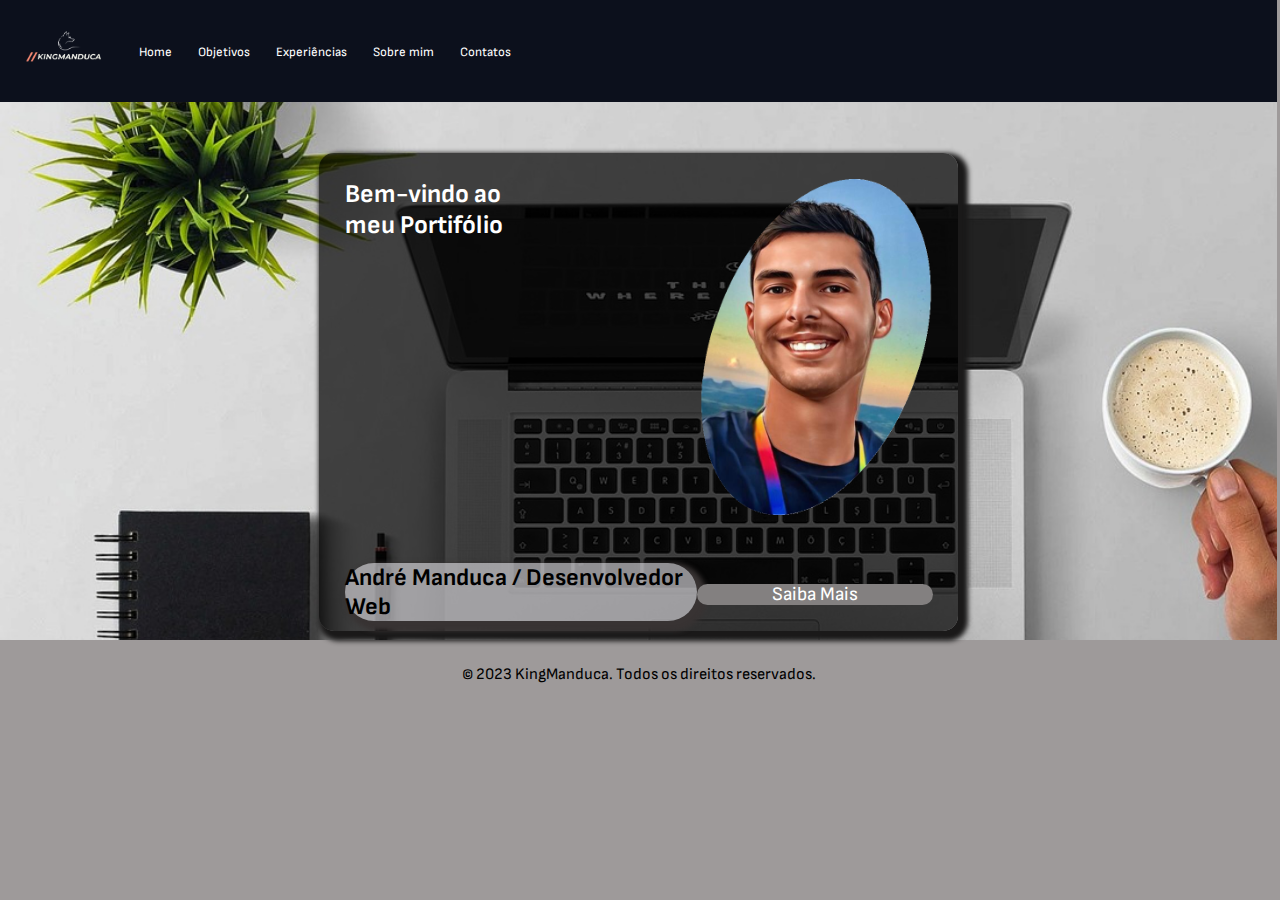
<file: index.html>
<!DOCTYPE html>
<html lang="en">

<head>
    <meta charset="UTF-8">
    <meta http-equiv="X-UA-Compatible" content="IE=edge">
    <meta name="viewport" content="width=device-width, initial-scale=1.0">
    <link rel="preconnect" href="https://fonts.googleapis.com">
    <link rel="preconnect" href="https://fonts.gstatic.com" crossorigin>
    <link
        href="https://fonts.googleapis.com/css2?family=EB+Garamond:ital,wght@1,500&family=Sofia+Sans:ital,wght@0,200;0,800;1,400&display=swap"
        rel="stylesheet">
    <link rel="stylesheet" href="src/css/reset.css">
    <link rel="stylesheet" href="src/css/scrollbar.css">
    <link rel="stylesheet" href="src/css/main-curriculo.css">
    <link rel="icon" type="Imagens/Logo.jpg" href="src/css/Imagens/Curriculo/logo-redonda.png">
    <title>André Manduca - Curriculo</title>
</head>

<body>
    <header class="cabeca">
        <div class="home">
            <a href="index.html">
                <img src="src/css/Imagens/Curriculo/logo-sem-fundo.png" alt="KingManducaLogo" class="logo">
            </a>
        </div>
        <nav class="menu">
            <ul>
                <li><a href="index.html"> Home </a></li>
                <li><a href="Objetivos.html">
                <li> Objetivos </a></li>
                <li><a href="Experiencias.html">
                <li> Experiências </li></a>
                <li><a href="Sobre-mim.html">
                <li> Sobre mim </a></li>
                <li><a href="Contatos.html">
                <li> Contatos </a></li>
            </ul>
        </nav>
    </header>

    <main class="background">
        <div class="ident grid">
            <h1 class="titulo">Bem-vindo ao <br> meu Portifólio</h1>
            <img src="src/css/Imagens/Curriculo/Minha-foto-semfundo.png" alt="Foto" class="foto">
            <div class="ident">
                <h2 class="descricao">André Manduca / Desenvolvedor Web</h2>
            </div>
            <p></p>
            <p></p>
            <a href="Sobre-mim.html" class="botao">Saiba Mais</a>
        </div>

    </main>

    <footer class="copyright">
        <p>&copy; 2023 KingManduca. Todos os direitos reservados.</p>
    </footer>
</body>

</html>
</file>
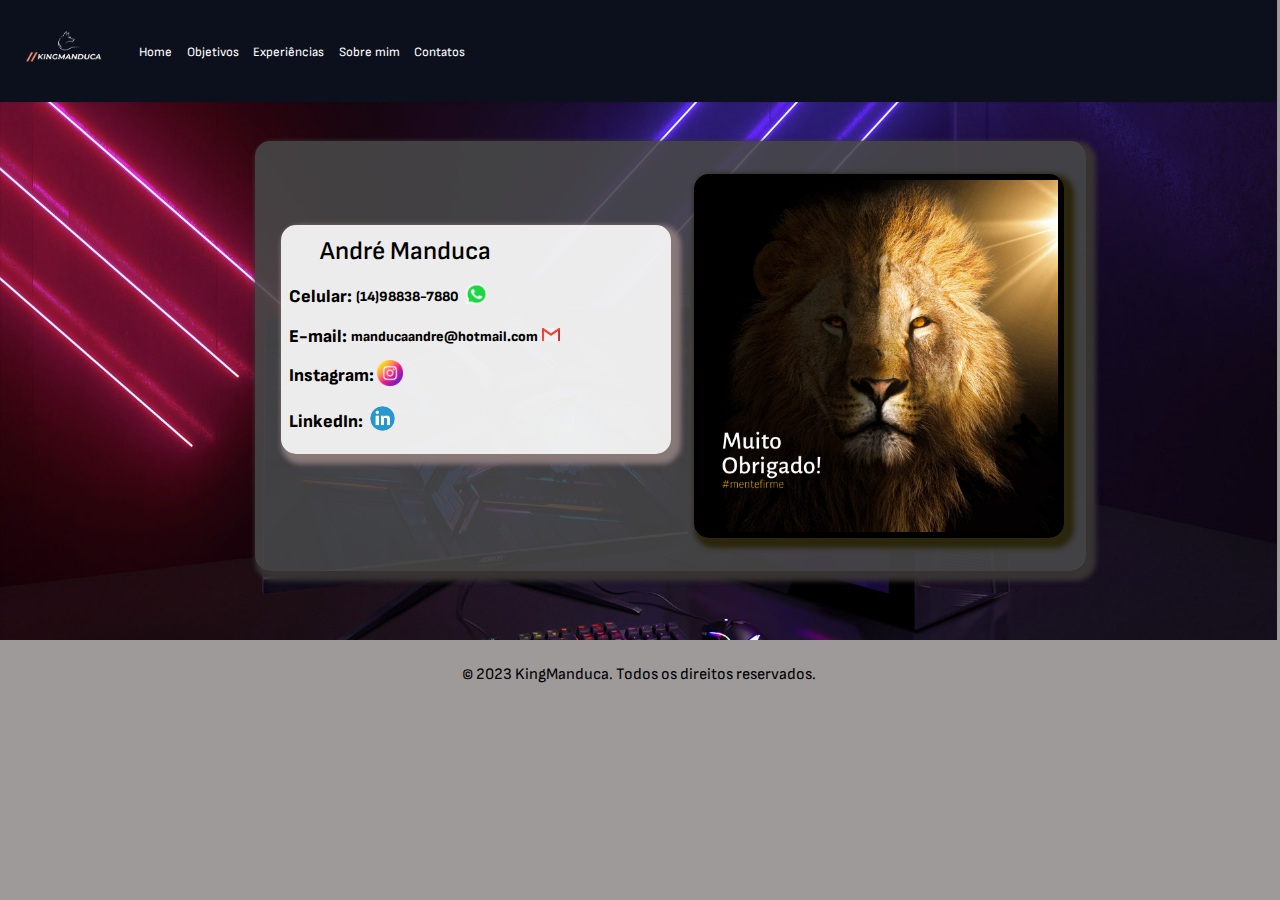
<file: Contatos.html>
<!DOCTYPE html>
<html lang="en">

<head>
    <meta charset="UTF-8">
    <meta http-equiv="X-UA-Compatible" content="IE=edge">
    <meta name="viewport" content="width=device-width, initial-scale=1.0">
    <link rel="preconnect" href="https://fonts.googleapis.com">
    <link rel="preconnect" href="https://fonts.gstatic.com" crossorigin>
    <link
        href="https://fonts.googleapis.com/css2?family=EB+Garamond:ital,wght@1,500&family=Sofia+Sans:ital,wght@0,200;0,800;1,400&display=swap"
        rel="stylesheet">
    <link rel="stylesheet" href="src/css/reset.css">
    <link rel="stylesheet" href="src/css/scrollbar.css">
    <link rel="stylesheet" href="src/css/Contatos.css">
    <link rel="icon" type="imagens/Logo.jpg" href="src/css/Imagens/Curriculo/logo-redonda.png">
    <title>André Manduca - Contatos</title>
</head>

<body>
    <header class="cabeca">
        <div class="home">
            <a href="index.html">
                <img src="src/css/Imagens/Curriculo/logo-sem-fundo.png" alt="KingManducaLogo" class="logo">
            </a>
        </div>
        <nav class="menu">
            <ul>
                <li><a href="index.html"> Home </a></li>
                <li><a href="Objetivos.html"> Objetivos </a></li>
                <li><a href="Experiencias.html"> Experiências </a></li>
                <li><a href="Sobre-mim.html"> Sobre mim </a></li>
                <li><a href="Contatos.html"> Contatos </a></li>

            </ul>
        </nav>
    </header>


    <main class="background">
        <session class="template">
                <ul class="contatos">
                    <li class="name"> André Manduca </li>

                    <li class="titulo"> Celular: <p class="numero">(14)98838-7880</p> <a
                            href="https://wa.me/14988387880" target="_blank"> <img class="icon-whats"
                                src="src/css/Imagens/Curriculo/icon-whatsapp.png" alt="WhatsApp"></a></li>

                    <li class="titulo"> E-mail: <p class="email">manducaandre@hotmail.com</p>
                        <a href="mailto:manducaandre@hotmail.com"  target="_blank"><img class="icon-email"
                                src="src/css/Imagens/Curriculo/icon-gmail.png" alt="Email"></a>
                    </li>

                    <li class="titulo"> Instagram:
                        <a href="https://www.instagram.com/andre_manduca/" target="_blank"><img class="icon-instagram"
                                src="src/css/Imagens/Curriculo/icon-instagram.png" alt="Instagram"></a></li>

                    <li class="titulo"> LinkedIn: <a
                            href="https://www.linkedin.com/in/andre-manduca-4673king/" target="_blank"><img
                                class="icon-linkedin" src="src/css/Imagens/Curriculo/icon-linkedin.png" alt="LinkedIn"></a></li>
                </ul>
            <div class="borda">
                <img src="src/css/Imagens/Curriculo/html.png" alt="ilustração" class="ilustracao">
            </div>
        </session>
    </main>

    <footer class="copyright">
        <p>&copy; 2023 KingManduca. Todos os direitos reservados.</p>
    </footer>
</body>

</html>
</file>
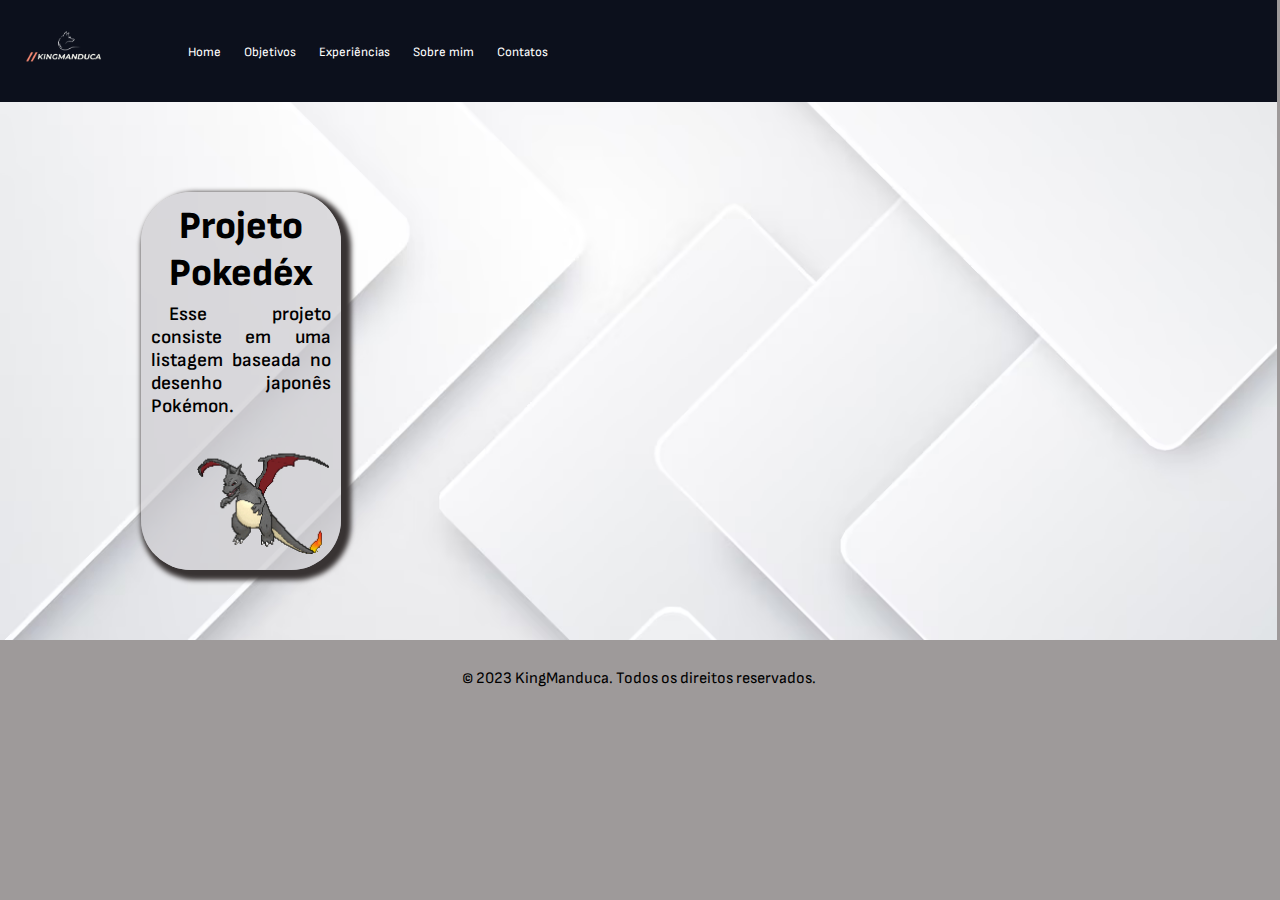
<file: Experiencias.html>
<!DOCTYPE html>
<html lang="en">

<head>
    <meta charset="UTF-8">
    <meta http-equiv="X-UA-Compatible" content="IE=edge">
    <meta name="viewport" content="width=device-width, initial-scale=1.0">
    <link rel="preconnect" href="https://fonts.googleapis.com">
    <link rel="preconnect" href="https://fonts.gstatic.com" crossorigin>
    <link
        href="https://fonts.googleapis.com/css2?family=EB+Garamond:ital,wght@1,500&family=Sofia+Sans:ital,wght@0,200;0,800;1,400&display=swap"
        rel="stylesheet">
    <link rel="stylesheet" href="src/css/scrollbar.css">
    <link rel="stylesheet" href="src/css/Experiencias.css" />
    <link rel="icon" type="imagens/Logo.jpg" href="src/css/Imagens/Curriculo/logo-redonda.png">
    <title>André Manduca - Experiências</title>
</head>

<body>
    <header class="cabeca">
        <div class="home">
            <a href="index.html">
                <img src="src/css/Imagens/Curriculo/logo-sem-fundo.png" alt="KingManducaLogo" class="logo">
            </a>
        </div>
        <nav class="menu">
            <ul>
                <li><a href="index.html">Home</a></li>
                <li><a href="Objetivos.html">Objetivos</a></li>
                <li><a href="Experiencias.html">Experiências</a></li>
                <li><a href="Sobre-mim.html">Sobre mim</a></li>
                <li><a href="Contatos.html">Contatos</a></li>
            </ul>
        </nav>
    </header>
    <main class="background">
        <session>
            <a href="Projeto-Pokedex.html">
                <div class="projeto pokedex">
                    <p class="nome">Projeto Pokedéx</p>
                    <p class="apresentacao">Esse projeto consiste em uma listagem baseada no desenho japonês Pokémon.
                    </p>
                    <img src="src/css/Imagens/Pokedéx/006-charizard.gif" alt="Charizard" class="gif-charizard">
                </div>
            </a>
        </session>
        <session>
            <div class="projet">
                <h1 class="titul"></h1>
                <p class="apresentaca"></p>
            </div>
        </session>
        <session>
            <div class="projet">
                <h1 class="titul"></h1>
                <p class="apresentaca"></p>
            </div>
        </session>
    </main>
    <footer class="copyright">
        <p>&copy; 2023 KingManduca. Todos os direitos reservados.</p>
    </footer>
</body>

</html>
</file>
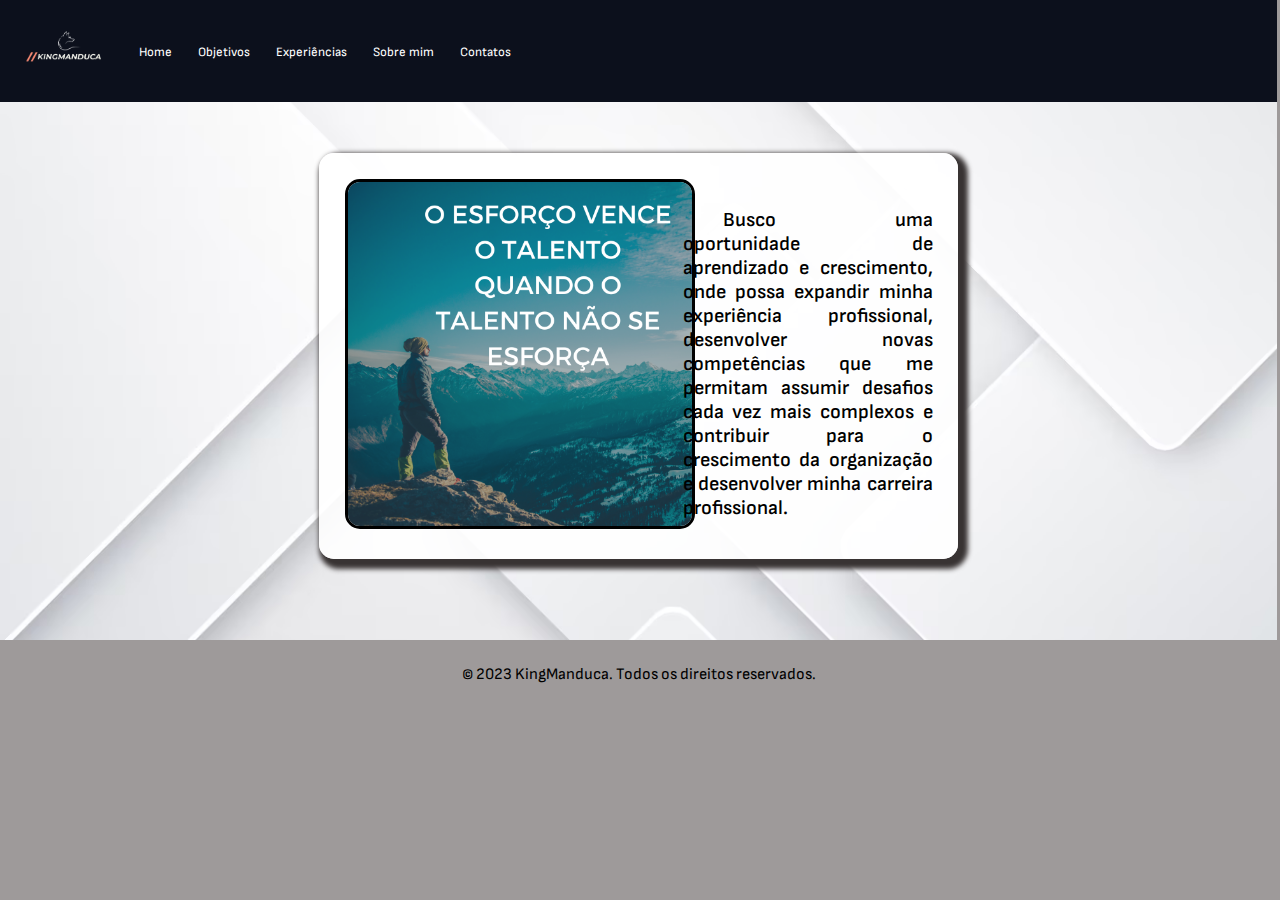
<file: Objetivos.html>
<!DOCTYPE html>
<html lang="en">

<head>
    <meta charset="UTF-8">
    <meta http-equiv="X-UA-Compatible" content="IE=edge">
    <meta name="viewport" content="width=device-width, initial-scale=1.0">
    <link rel="preconnect" href="https://fonts.googleapis.com">
    <link rel="preconnect" href="https://fonts.gstatic.com" crossorigin>
    <link
        href="https://fonts.googleapis.com/css2?family=EB+Garamond:ital,wght@1,500&family=Sofia+Sans:ital,wght@0,200;0,800;1,400&display=swap"
        rel="stylesheet">
    <link rel="stylesheet" href="src/css/reset.css">
    <link rel="stylesheet" href="src/css/scrollbar.css">
    <link rel="stylesheet" href="src/css/Objetivos.css">
    <link rel="icon" type="imagens/Logo.jpg" href="src/css/Imagens/Curriculo/logo-redonda.png">
    <title>André Manduca - Objetivos</title>
</head>

<body>
    <header class="cabeca">
        <div class="home">
            <a href="index.html">
                <img src="src/css/Imagens/Curriculo/logo-sem-fundo.png" alt="KingManducaLogo" class="logo">
            </a>
        </div>
        <nav class="menu">
            <ul>
                <li><a href="index.html"> Home </a></li>
                <li><a href="Objetivos.html"><li> Objetivos </a></li>
                <li><a href="Experiencias.html"><li> Experiências </a></li>
                <li><a href="Sobre-mim.html"><li> Sobre mim </a></li>
                <li><a href="Contatos.html"><li> Contatos </a></li>
            </ul>
        </nav>
    </header>
    <main class="background">
        <ul class="template">
            <div>
                <p><img src="src/css/Imagens/Curriculo/Objetivos.png" alt="Ilustração" class="Imagem"></p>
            </div>
            <p class="texto">Busco uma oportunidade de aprendizado e crescimento, onde possa expandir minha experiência
                profissional, desenvolver novas competências que me permitam assumir desafios cada vez mais complexos e contribuir
                para o crescimento da organização e desenvolver minha carreira profissional.</p>
        </ul>
    </main>
    <footer class="copyright">
        <p>© 2023 KingManduca. Todos os direitos reservados.</p>
    </footer>
</body>

</html>
</file>
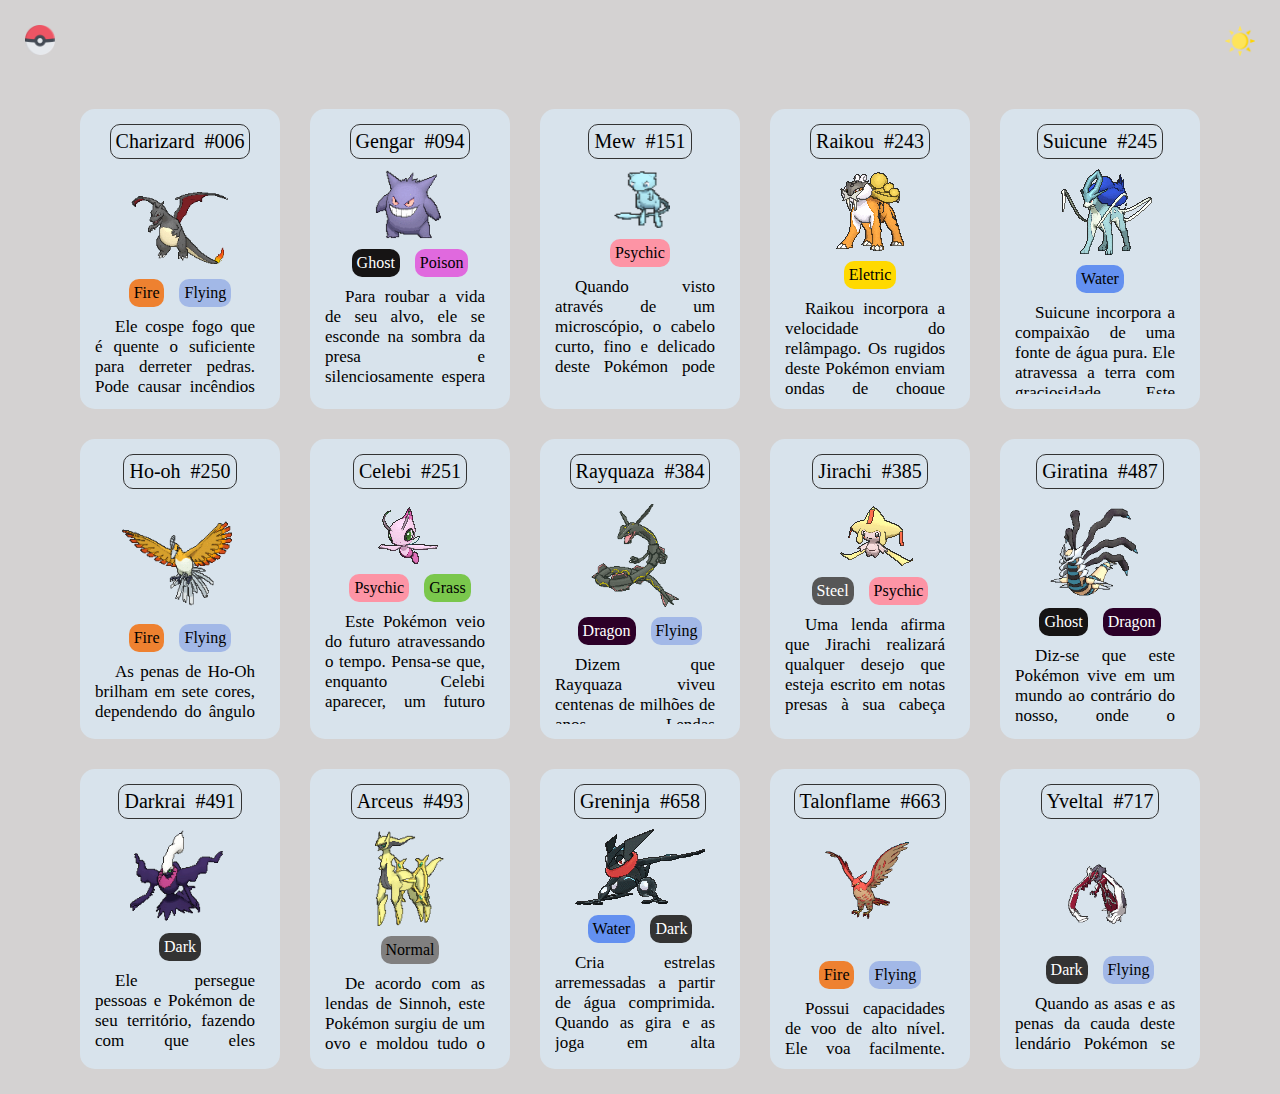
<file: Projeto-Pokedex.html>
<!DOCTYPE html>
<html lang="en">

<head>
    <meta charset="UTF-8">
    <meta http-equiv="X-UA-Compatible" content="IE=edge">
    <meta name="viewport" content="width=device-width, initial-scale=1.0">
    <link rel="stylesheet" href="src/css/scrollbar.css">
    <link rel="stylesheet" href="src/css/Projeto-Pokedex.css">
    <link rel="stylesheet" href="src/css/reset.css">
    <link
        href="https://fonts.googleapis.com/css2?family=EB+Garamond:ital,wght@1,500&family=Sofia+Sans:ital,wght@0,200;0,800;1,400&display=swap"
        rel="stylesheet">
    <title>Pokedéx</title>
    <link rel="icon" type="Imagens/pokeball.png" href="src/css/Imagens/Pokedéx/pokeball.png">
</head>

<body>
        <header class="">
            <a href="Experiencias.html"><img src="src/css/Imagens/Pokedéx/pokeball.png" alt="pokebola" class="pokebola"></a>
            <button id="botao-alterar-tema">
                <img src="src/css/Imagens/Pokedéx/sun.png" alt="botao-alterar-tema" class="imagem-botao">
            </button>
        </header>
    <main>
        <ul class="pokedex">
            <li class="cartao-pokemon">
                <div class="informacoes">
                    <span>Charizard</span>
                    <span>#006</span>
                </div>

                <img src="src/css/Imagens/Pokedéx/006-charizard.gif" alt="Charizard" class="gif-charizard">

                <ul class="tipos">
                    <li class="tipo fire">Fire</li>
                    <li class="tipo flying">Flying</li>
                </ul>
                <p class="descricao">Ele cospe fogo que é quente o suficiente para derreter pedras. Pode causar
                    incêndios florestais soprando chamas. <br> Suas asas podem transportar este Pokémon até uma
                    altitude de 4.600 pés. Ele apaga o fogo em temperaturas muito altas.</p>
            </li>
            <li class="cartao-pokemon">
                <div class="informacoes">
                    <span>Gengar</span>
                    <span>#094</span>
                </div>
                <img src="src/css/Imagens/Pokedéx/094-gengar1.gif" alt="Gengar" class="gif-gengar">
                <ul class="tipos">
                    <li class="tipo ghost">Ghost</li>
                    <li class="tipo poison">Poison</li>
                </ul>
                <p class="descricao">Para roubar a vida de seu alvo, ele se esconde na sombra da presa e
                    silenciosamente espera por uma oportunidade. <br> Escondendo-se nas sombras das pessoas à noite,
                    absorve seu calor. O calafrio que causa faz as vítimas tremerem.</p>
            </li>
            <li class="cartao-pokemon">
                <div class="informacoes">
                    <span>Mew</span>
                    <span>#151</span>
                </div>
                <img src="src/css/Imagens/Pokedéx/151-mew.gif" alt="Mew" class="gif-mew">
                <ul class="tipos">
                    <li class="tipo psychic">Psychic</li>
                </ul>
                <p class="descricao">Quando visto através de um microscópio, o cabelo curto, fino e delicado deste
                    Pokémon pode ser visto. </p>
            </li>
            <li class="cartao-pokemon">
                <div class="informacoes">
                    <span>Raikou</span>
                    <span>#243</span>
                </div>
                <img src="src/css/Imagens/Pokedéx/243-raikou.gif" alt="Raikou" class="gif-raikou">
                <ul class="tipos">
                    <li class="tipo eletric">Eletric</li>
                </ul>
                <p class="descricao">Raikou incorpora a velocidade do relâmpago. Os rugidos deste Pokémon enviam
                    ondas de choque estremecendo pelo ar e sacodem o chão como se raios tivessem caído.</p>
            </li>
            <li class="cartao-pokemon">
                <div class="informacoes">
                    <span>Suicune</span>
                    <span>#245</span>
                </div>
                <img src="src/css/Imagens/Pokedéx/245-suicune.gif" alt="Suicune" class="gif-suicune">
                <ul class="tipos">
                    <li class="tipo water">Water</li>
                </ul>
                <p class="descricao">Suicune incorpora a compaixão de uma fonte de água pura. Ele atravessa a terra
                    com graciosidade. Este Pokémon tem o poder de purificar a água suja.</p>
            </li>
            <li class="cartao-pokemon">
                <div class="informacoes">
                    <span>Ho-oh</span>
                    <span>#250</span>
                </div>
                <img src="src/css/Imagens/Pokedéx/250-ho-oh.gif" alt="Ho-oh" class="gif-hooh">
                <ul class="tipos">
                    <li class="tipo fire">Fire</li>
                    <li class="tipo flying">Flying</li>
                </ul>
                <p class="descricao">As penas de Ho-Oh brilham em sete cores, dependendo do ângulo em que são
                    atingidas pela luz. Diz-se que essas penas trazem felicidade aos portadores. Diz-se que este
                    Pokémon vive ao pé de um arco-íris.</p>
            </li>
            <li class="cartao-pokemon">
                <div class="informacoes">
                    <span>Celebi</span>
                    <span>#251</span>
                </div>
                <img src="src/css/Imagens/Pokedéx/251-celebi.gif" alt="Celebi" class="gif-celebi">
                <ul class="tipos">
                    <li class="tipo psychic">Psychic</li>
                    <li class="tipo grass">Grass</li>
                </ul>
                <p class="descricao">Este Pokémon veio do futuro atravessando o tempo. Pensa-se que, enquanto Celebi
                    aparecer, um futuro brilhante nos espera.</p>
            </li>
            <li class="cartao-pokemon">
                <div class="informacoes">
                    <span>Rayquaza</span>
                    <span>#384</span>
                </div>
                <img src="src/css/Imagens/Pokedéx/384-rayquaza.gif" alt="Rayquaza" class="gif-rayquaza">
                <ul class="tipos">
                    <li class="tipo dragon">Dragon</li>
                    <li class="tipo flying">Flying</li>
                </ul>
                <p class="descricao">Dizem que Rayquaza viveu centenas de milhões de anos. Lendas permanecem de como
                    ele pôs fim ao confronto entre Kyogre e Groudon. <br> Ele voa para sempre através da camada de
                    ozônio, consumindo meteoróides para seu sustento. Os muitos meteoróides em seu corpo fornecem a
                    energia necessária para Mega Evoluir.</p>
            </li>
            <li class="cartao-pokemon">
                <div class="informacoes">
                    <span>Jirachi</span>
                    <span>#385</span>
                </div>
                <img src="src/css/Imagens/Pokedéx/385-jirachi.gif" alt="Jirachi" class="gif-jirachi">
                <ul class="tipos">
                    <li class="tipo steel">Steel</li>
                    <li class="tipo psychic">Psychic</li>
                </ul>
                <p class="descricao">Uma lenda afirma que Jirachi realizará qualquer desejo que esteja escrito em
                    notas presas à sua cabeça quando acordar. Se este Pokémon sentir perigo, ele lutará sem
                    despertar. <br> Jirachi despertará de seu sono de mil anos se você cantar para ele com uma voz
                    de pureza. Diz-se que realiza qualquer desejo que as pessoas desejam.</p>
            </li>
            <li class="cartao-pokemon">
                <div class="informacoes">
                    <span>Giratina</span>
                    <span>#487</span>
                </div>
                <img src="src/css/Imagens/Pokedéx/487-giratina-origin.gif" alt="Giratina" class="gif-giratina">
                <ul class="tipos">
                    <li class="tipo ghost">Ghost</li>
                    <li class="tipo dragon">Dragon</li>
                </ul>
                <p class="descricao">Diz-se que este Pokémon vive em um mundo ao contrário do nosso, onde o
                    conhecimento comum é distorcido e estranho. <br> Foi banido por sua violência. Ele
                    silenciosamente contemplou o velho mundo do Mundo da Distorção.</p>
            </li>
            <li class="cartao-pokemon">
                <div class="informacoes">
                    <span>Darkrai</span>
                    <span>#491</span>
                </div>
                <img src="src/css/Imagens/Pokedéx/491-darkrai.gif" alt="Darkrai" class="gif-darkrai">
                <ul class="tipos">
                    <li class="tipo dark">Dark</li>
                </ul>
                <p class="descricao">Ele persegue pessoas e Pokémon de seu território, fazendo com que eles
                    experimentem um sono profundo e de pesadelo. <br> Pode embalar as pessoas para dormir e fazê-las
                    sonhar. Está ativo durante as noites de lua nova.</p>
            </li>
            <li class="cartao-pokemon">
                <div class="informacoes">
                    <span>Arceus</span>
                    <span>#493</span>
                </div>
                <img src="src/css/Imagens/Pokedéx/493-arceus.gif" alt="Arceus" class="gif-arceus">
                <ul class="tipos">
                    <li class="tipo normal">Normal</li>
                </ul>
                <p class="descricao">De acordo com as lendas de Sinnoh, este Pokémon surgiu de um ovo e moldou tudo
                    o que existe neste mundo. <br> É dito na mitologia que este Pokémon nasceu antes mesmo do
                    universo existir.</p>
            </li>
            <li class="cartao-pokemon">
                <div class="informacoes">
                    <span>Greninja</span>
                    <span>#658</span>
                </div>
                <img src="src/css/Imagens/Pokedéx/658-greninja.gif" alt="Greninja" class="gif-greninja">
                <ul class="tipos">
                    <li class="tipo water">Water</li>
                    <li class="tipo dark">Dark</li>
                </ul>
                <p class="descricao">Cria estrelas arremessadas a partir de água comprimida. Quando as gira e as
                    joga em alta velocidade, essas estrelas podem dividir o metal em dois. <br> Aparece e desaparece
                    com a graça de um ninja. Ele brinca com seus inimigos usando movimentos rápidos, enquanto os
                    corta com estrelas de água mais afiadas.</p>
            </li>
            <li class="cartao-pokemon">
                <div class="informacoes">
                    <span>Talonflame</span>
                    <span>#663</span>
                </div>
                <img src="src/css/Imagens/Pokedéx/663-talonflame.gif" alt="Talonflame" class="gif-talonflame">
                <ul class="tipos">
                    <li class="tipo fire">Fire</li>
                    <li class="tipo flying">Flying</li>
                </ul>
                <p class="descricao">Possui capacidades de voo de alto nível. Ele voa facilmente, mesmo carregando
                    presas que pesam mais de 100kg. <br> Quando fica excitado, solta faíscas pelos espaços
                    entre suas penas. Essas penas incombustíveis são usadas como material à prova de fogo.</p>
            </li>
            <li class="cartao-pokemon">
                <div class="informacoes">
                    <span>Yveltal</span>
                    <span>#717</span>
                </div>
                <img src="src/css/Imagens/Pokedéx/717-Yveltal_Shiny_XY.gif" alt="Yveltal" class="gif-yveltal">
                <ul class="tipos">
                    <li class="tipo dark">Dark</li>
                    <li class="tipo flying">Flying</li>
                </ul>
                <p class="descricao">Quando as asas e as penas da cauda deste lendário Pokémon se espalham e brilham
                    em vermelho, ele absorve a força vital das criaturas vivas. <br> Quando sua vida chega ao fim,
                    ele
                    absorve a energia vital de todos os seres vivos e se transforma em um casulo mais uma vez.</p>
            </li>
        </ul>
    </main>
    <script src="src/JS/index.js"></script>
</body>

</html>
</file>
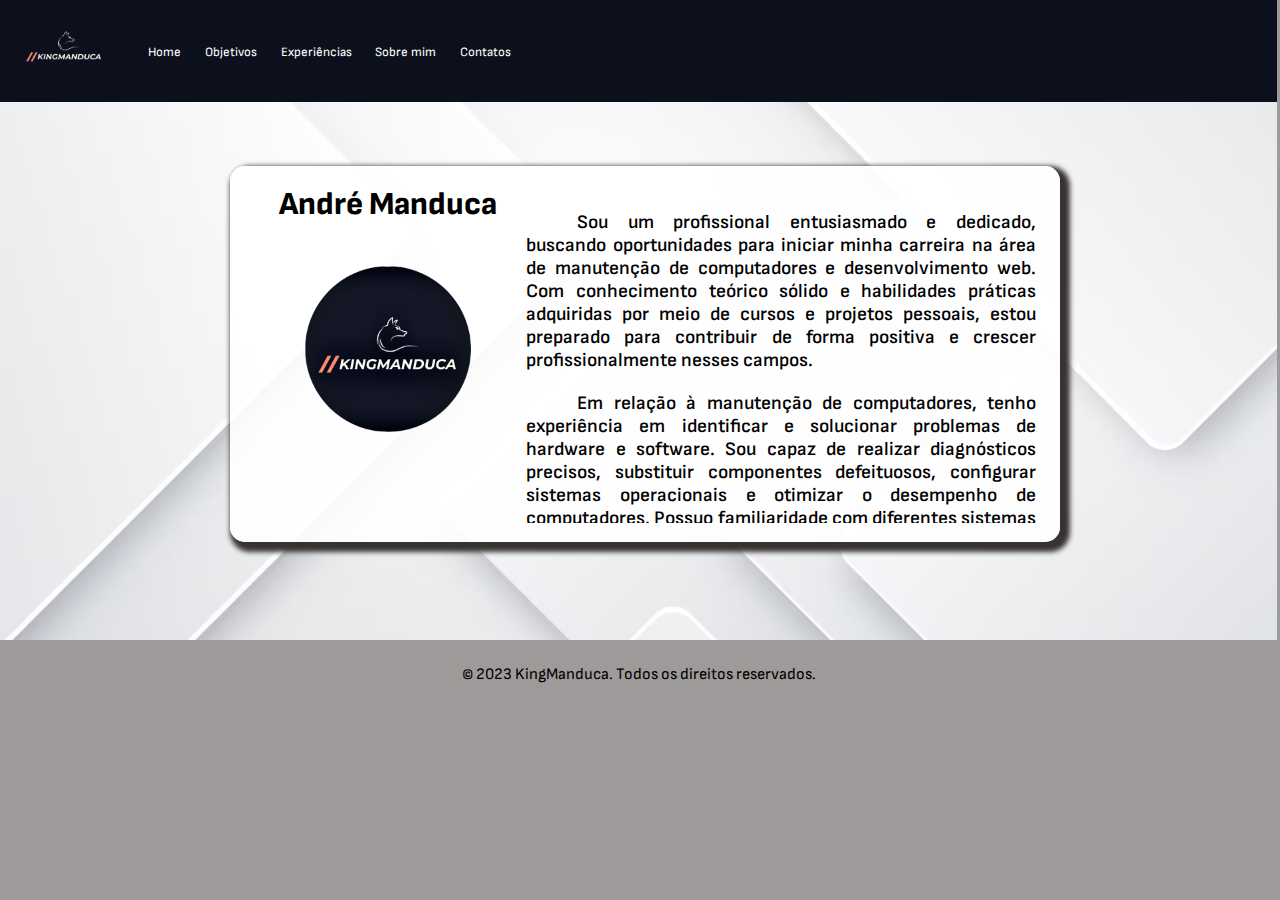
<file: Sobre-mim.html>
<!DOCTYPE html>
<html lang="en">

<head>
    <meta charset="UTF-8">
    <meta http-equiv="X-UA-Compatible" content="IE=edge">
    <meta name="viewport" content="width=device-width, initial-scale=1.0">
    <link rel="preconnect" href="https://fonts.googleapis.com">
    <link rel="preconnect" href="https://fonts.gstatic.com" crossorigin>
    <link
        href="https://fonts.googleapis.com/css2?family=EB+Garamond:ital,wght@1,500&family=Sofia+Sans:ital,wght@0,200;0,800;1,400&display=swap"
        rel="stylesheet">
    <link rel="stylesheet" href="src/css/reset.css">
    <link rel="stylesheet" href="src/css/scrollbar.css">
    <link rel="stylesheet" href="src/css/Sobre-mim.css">
    <link rel="icon" type="imagens/Logo.jpg" href="src/css/Imagens/Curriculo/logo-redonda.png">
    <title>André Manduca - Sobre-mim</title>
</head>

<body>
    <header class="cabeca">
        <div class="home">
            <a href="index.html">
                <img src="src/css/Imagens/Curriculo/logo-sem-fundo.png" alt="KingManducaLogo" class="logo">
            </a>
        </div>
        <nav class="menu">
            <ul>
                <li><a href="index.html"> Home </a></li>
                <li><a href="Objetivos.html"> Objetivos </a></li>
                <li><a href="Experiencias.html"> Experiências </a></li>
                <li><a href="Sobre-mim.html"> Sobre mim </a></li>
                <li><a href="Contatos.html"> Contatos </a></li>

            </ul>
        </nav>
    </header>
    <main class="background">
        <div class="grid">
            <div>
                <p class="nome">André Manduca</p>
                <p><img src="src/css/Imagens/Curriculo/logo-redonda.png" alt="MinhaFoto" class="foto"></p>
            </div>
            <div class="sobre">
                <p class="paragrafos"> Sou um profissional entusiasmado e dedicado, buscando oportunidades para iniciar
                    minha
                    carreira na área de manutenção de computadores e desenvolvimento web. Com conhecimento teórico
                    sólido e habilidades práticas adquiridas por meio de cursos e projetos pessoais, estou preparado
                    para contribuir de forma positiva e crescer profissionalmente nesses campos.</p>
                <p class="paragrafos"> Em relação à manutenção de computadores, tenho experiência em identificar e
                    solucionar problemas de
                    hardware e software. Sou capaz de realizar diagnósticos precisos, substituir componentes
                    defeituosos, configurar sistemas operacionais e otimizar o desempenho de computadores. Possuo
                    familiaridade com diferentes sistemas operacionais, como Windows e macOS, e estou sempre atualizado
                    com as últimas tendências e avanços tecnológicos nessa área.</p>
                <p class="paragrafos">Além disso, desenvolvi habilidades em desenvolvimento web, incluindo conhecimentos
                    sólidos em HTML,
                    CSS e JavaScript. Sou capaz de criar interfaces responsivas e atraentes, utilizando frameworks como
                    Bootstrap, e tenho experiência em desenvolvimento front-end e criação de sites estáticos. Estou
                    sempre buscando aprender novas tecnologias e conceitos, aprimorando meu conhecimento em linguagens
                    de programação como Python e frameworks como React. </p>
                <p class="paragrafos"> Sou uma pessoa altamente organizada, capaz de trabalhar de forma independente e
                    em equipe. Tenho
                    excelente capacidade de resolução de problemas, sou proativo na identificação de oportunidades de
                    melhoria e estou sempre em busca de atualização constante para me manter relevante no setor. Além
                    disso, possuo uma boa habilidade de comunicação, o que me permite interagir efetivamente com
                    clientes e colegas de trabalho.</p>
                <p class="paragrafos">Estou entusiasmado em iniciar minha carreira e aplicar meu conhecimento em
                    manutenção de
                    computadores e desenvolvimento web para contribuir com uma equipe dinâmica e desafiadora. Estou
                    aberto a aprender com profissionais experientes e estou comprometido em desenvolver minhas
                    habilidades e crescer dentro da empresa. Sou motivado, apaixonado por tecnologia e determinado a
                    alcançar o sucesso profissional nesses campos.</p>
            </div>
        </div>
    </main>
    <footer class="copyright">
        <p>&copy; 2023 KingManduca. Todos os direitos reservados.</p>
    </footer>
</body>

</html>
</file>
<file: src/css/scrollbar.css>
/* ===== Scrollbar CSS ===== */

*::-webkit-scrollbar {
	width: 12px;
}

*::-webkit-scrollbar-track {
	background: #f1e9e9;
}

*::-webkit-scrollbar-thumb {
	background-color: #582965;
	border-radius: 10px;
	border: 3px solid #ffffff;
}
</file>
<file: src/css/main-curriculo.css>
body {
    font-family: 'Sofia Sans','EB Garamond', sans-serif;
    max-width: 99.8%;
    background-color: #9e9a9a;
}

a {
    text-decoration: none;
    color: inherit;
}

.cabeca {
    border-width: 1px;
    display: flex;
    background-color: #0c101c;
    display: grid;
    grid-template-columns: 10% 90%;
}

.logo {
    width: 70%;
    margin-left: 15%;
    cursor: pointer;
}

.menu {
    align-self: center;
}

.menu li {
    color: rgb(255, 255, 255);
    padding-left: 1%;
    display: inline-block;
    font-size: 1vw;
}

.menu li:hover {
    font-weight: bold;
    cursor: pointer; 
}


.background {
    background-image: url(Imagens/Curriculo/laptop.jpg);
    max-height: 1700px;
    height: 42vw;
    background-repeat: no-repeat;
    background-attachment: fixed;
    background-size: cover;
    justify-content: flex-start;
    align-items: flex-start;
    display: flex;
}

.grid {
    background-color: rgba(0, 0, 0, 0.7);
    box-shadow: 5px 5px 5px 5px rgb(26, 25, 25); 
    width: 50%;
    display: grid;
    grid-template-columns: 60% 40%;
    grid-template-rows: 90% 5% 5%;
    border-radius: 15px;
    padding: 2%;
    margin-top: 4%;
    margin-left: 25%;
}

.titulo {
    color: #fff;
    font-size: 2vw;
}

.foto {
    width: 100%;
    display: flex;
}

.descricao {
    background-color: rgba(204, 203, 206, 0.7);
    border-radius: 50px;
    box-shadow: 5px 5px 5px 5px rgb(56, 51, 51);
    display: flex;
    justify-content: center;
}

.botao {
    background-color: #838080;
    border-radius: 50px;
    display: flex;
    justify-content: center;
    align-items: center;
    color: #fff;
    font-size: 1.5vw;
    padding: 2%;

} 

.botao:hover {
    font-weight: bold;
    cursor: pointer;
}

@media (max-width: 1024px) {
    

    .background {
        justify-content: flex-start;
        align-items: flex-start;
        height: 68vw;
    }

    .grid {
        padding: 3%;
    }
    
    .ident {
        gap: 2%
    }
    
    .titulo {
        font-size: 2vw;
        margin-top: 10%;
        margin-left: 10%;
    }
        
    .foto {
        width: 100%;
        margin-top: 10%;
    }

    .descricao {
        box-shadow: none;
        font-size: 1.6vw;
    }

}


@media (max-width: 768px) {
    
    .cabeca {
        display: flex;
        flex-wrap: wrap;
        justify-content: center;
        align-items: center;
    }

    .logo {
        width: 35%;  
        margin-left: 30%;     
    }


    .menu ul {
        justify-content: center;
        display: flex;
        flex-wrap: wrap;
    }

    .menu li {
        font-size: 5vw;
        padding-left: 2%;
        padding-bottom: 2%;
    }

    .background {
        justify-content: flex-start;
        align-items: flex-start;
        height: 190vw;
    }

    .grid {
        width: 90%;
        height: 58%;
        grid-template-columns: 1fr;
        grid-template-rows: auto;
        margin-top: 10%;
        margin-left: 5%;
    }

    .ident {
        gap: 2%
    }
    
    .titulo {
        font-size: 6vw;
        margin-top: 5%;
        margin-left: 5%;
    }
    
    .foto {
        width: 45%;
        margin-left: 50%;
    }

    .descricao {
        box-shadow: none;
        padding: 4%;
        font-size: 4.493749vw;
    }
   
    .botao {
        box-shadow: none;
        font-size: 4vw;
        margin-left: 75%;
        padding-left: 1%;
        padding-bottom: 1%;
        padding-top: 1%;
    }

}



@media (max-width: 320px) {
    
    .cabeca {
        display: flex;
        flex-wrap: wrap;
        justify-content: center;
        align-items: center;
    }

    .logo {
        width: 35%;  
        margin-left: 30%;     
    }


    .menu ul {
        justify-content: center;
        display: flex;
        flex-wrap: wrap;
    }

    .menu li {
        font-size: 5vw;
        padding-left: 2%;
        padding-bottom: 2%;
    }

    .background {
        justify-content: flex-start;
        align-items: flex-start;
        height: 190vw;
    }

    .template {
        width: 90%;
        height: 58%;
        grid-template-columns: 1fr;
        grid-template-rows: auto;
        margin-top: 10%;
        margin-left: 5%;
    }

    .ident {
        gap: 2%
    }
    
        
    .Imagem {
        width: 50%;
        margin-left: 25%;
    }

    .texto {
        box-shadow: none;
        padding: 4%;
        font-size: 4.493749vw;
    }

}

.copyright {
    padding: 2%;
    color: #000000;
    display: flex;
    justify-content: center;
    align-items: center;
}
</file>
<file: src/css/Contatos.css>
body {
    font-family: 'Sofia Sans','EB Garamond', sans-serif;
    max-width: 99.8%;
    background-color: #9e9a9a;
}

a {
    text-decoration: none;
    color: inherit;
}

.cabeca {
    border-width: 1px;
    display: flex;
    background-color: #0c101c;
    display: grid;
    grid-template-columns: 10% 90%;
}


.logo {
    width: 70%;
    margin-left: 15%;
    cursor: pointer;
}

.menu {
    align-self: center;
}

.menu li {
    color: rgb(255, 255, 255);
    padding-left: 1.8%;
    display: inline-block;
    font-size: 1vw;
}

.menu li:hover {
    font-weight: bold;
    cursor: pointer; 
}


.background {
    background-image: url(Imagens/Curriculo/rgb01semcorte.jpg);
    max-height: 1700vw;
    height: 42vw;
    background-repeat: no-repeat;
    background-size: cover;
    justify-content: flex-start;
    align-items: flex-start;
    display: flex;
}



.template {
    background-color: rgba(71, 71, 71, 0.9);
    box-shadow: 5px 5px 5px 5px rgb(56, 51, 51); 
    display: grid;
    grid-template-columns: 50% 50%;
    border-radius: 15px;
    padding: 2%;
    width: 65%;
    height: 80%;
    margin-top: 3%;
    margin-left: 20%;
    gap: 3%;
}


.borda {
    border: 6px solid black;
    border-radius: 15px;
    width: 95%;
    height: 95%;
    box-shadow: 5px 5px 5px 5px rgb(43, 38, 12);
    margin-top: 2%;
}

.ilustracao {
    width: 100%;
    height: 100%;
}

.contatos {
    background-color: rgba(255 ,255, 255, 0.6);
    border-radius: 15px;
    box-shadow: 5px 5px 5px 5px rgb(136, 120, 120);
    width: 100%;
    height: 60%;
    margin-top: 15%;
    white-space: nowrap;
}

.name {
    font-size: 2vw;
    font-weight: 600;
    margin-left: 10%;
    margin-top: 3%;
}

.titulo {
    font-size: 1.4vw;
    font-weight: 800;
    margin-top: 3%;
    display: flex;
    padding-left: 2%;
    padding-right: 2%;
    align-items: center;
}

.numero {
    font-size: 1.1vw;
    padding-left: 1%;
    padding-right: 1%;
    display: flex;
    align-items: center;
}

.email {
    font-size: 1.1vw;
    padding-left: 1%;
    padding-right: 1%;
}


.icon-whats{
    width: 15%;
    margin-left: 20%;
}

.icon-whats:hover,
.icon-email:hover,
.icon-instagram:hover,
.icon-linkedin:hover {
    transform: scale(1.1);
    transition: 0.2s ease-in-out;
    cursor: pointer;
}

.icon-email{
    width: 15%;
    padding-left: 1%;
}


.icon-instagram{
    width: 10%;
    padding-left: 1%;
}


.icon-linkedin{
    width: 12%;
    padding-left: 1%;
}


.copyright {
    text-align: center;
    padding: 2%;
}

@media (max-width: 2560px) {
    .icon-whats{
        width: 15%;
        margin-left: 3%;
    }
}

@media (max-width: 1440px) {
    .cabeca {
        border-width: 1px;
        display: flex;
        background-color: #0c101c;
        display: grid;
        grid-template-columns: 10% 90%;
    }
    
    
    .logo {
        width: 70%;
        margin-left: 15%;
        cursor: pointer;
    }
    
    .menu {
        align-self: center;
    }
    
    .menu li {
        color: rgb(255, 255, 255);
        padding-left: 1%;
        display: inline-block;
        font-size: 1vw;
    }
    
    .menu li:hover {
        font-weight: bold;
        cursor: pointer; 
    }
    
    
    .background {
        background-image: url(Imagens/Curriculo/rgb01semcorte.jpg);
        max-height: 1700vw;
        height: 42vw;
        background-repeat: no-repeat;
        background-size: cover;
        justify-content: flex-start;
        align-items: flex-start;
        display: flex;
    }
    
    
    
    .template {
        background-color: rgba(71, 71, 71, 0.9);
        box-shadow: 5px 5px 5px 5px rgb(56, 51, 51); 
        display: grid;
        grid-template-columns: 50% 50%;
        border-radius: 15px;
        padding: 2%;
        width: 65%;
        height: 80%;
        margin-top: 3%;
        margin-left: 20%;
        gap: 3%;
    }
    
    
    .borda {
        border: 6px solid black;
        border-radius: 15px;
        width: 95%;
        height: 95%;
        box-shadow: 5px 5px 5px 5px rgb(43, 38, 12);
        margin-top: 2%;
    }
    
    .ilustracao {
        width: 100%;
        height: 100%;
    }
    
    .contatos {
        background-color: rgba(255 ,255, 255, 0.9);
        border-radius: 15px;
        box-shadow: 5px 5px 5px 5px rgb(136, 120, 120);
        width: 100%;
        height: 60%;
        margin-top: 15%;
        white-space: nowrap;
    }
    
    .name {
        font-size: 2vw;
        font-weight: 600;
        margin-left: 10%;
        margin-top: 3%;
    }
    
    .titulo {
        font-size: 1.4vw;
        font-weight: 800;
        margin-top: 3%;
        display: flex;
        padding-left: 2%;
        padding-right: 2%;
        align-items: center;
    }
    
    .numero {
        font-size: 1.1vw;
        padding-left: 1%;
        padding-right: 1%;
        display: flex;
        align-items: center;
    }
    
    .email {
        font-size: 1.1vw;
        padding-left: 1%;
        padding-right: 1%;
    }
    
    
    .icon-whats{
        width: 15%;
        margin-left: 0;
    }
    
    .icon-whats:hover,
    .icon-email:hover,
    .icon-instagram:hover,
    .icon-linkedin:hover {
        transform: scale(1.1);
        transition: 0.2s ease-in-out;
        cursor: pointer;
    }
    
    .icon-email{
        width: 15%;
        padding-left: 1%;
    }
    
    
    .icon-instagram{
        width: 10%;
        padding-left: 1%;
    }
    
    
    .icon-linkedin{
        width: 12%;
        padding-left: 1%;
    }

   
}


@media (max-width: 1024px) {
    

    .background {
        justify-content: flex-start;
        align-items: flex-start;
    }

   
}

@media (max-width: 768px) {
    
    .cabeca {
        display: flex;
        flex-wrap: wrap;
        justify-content: center;
        align-items: center;
    }

    .logo {
        width: 35%;  
        margin-left: 30%;     
    }


    .menu ul {
        justify-content: center;
        display: flex;
        flex-wrap: wrap;
    }

    .menu li {
        font-size: 5vw;
        padding-left: 2%;
        padding-bottom: 2%;
    }

    .background {
        justify-content: flex-start;
        align-items: flex-start;
        height: 190vw;
    }

    .template {
        display: flex;
        flex-wrap: wrap;
        max-height: 50%;
        justify-content: center;
    }
    
    .contatos {
        width: 70%;
        height: 35%;
        margin-top: 5%;
    }

    .name {
        display: flex;
        font-size: 3vw;
        justify-content: center;
        align-items: center;
        margin-left: 0;
    }

    .titulo {
        font-size: 2vw;
        margin-left: 2%;
    }

    .numero{
        font-size: 1.6vw;
    }

    .email{
        font-size: 1.6vw;
    }

    .icon-whats {
        width: 17%;
    }

    .icon-email {
        width: 25%;
    }

    .icon-instagram {
        width: 13%;
    }

    .icon-linkedin {
        width: 17%;
    }

    .borda {
        width: 70%;
        height: 50%;
    }

}

@media (max-width: 320px) {
    
    .cabeca {
        display: flex;
        flex-wrap: wrap;
        justify-content: center;
        align-items: center;
    }

    .logo {
        width: 35%;  
        margin-left: 30%;     
    }


    .menu ul {
        justify-content: center;
        display: flex;
        flex-wrap: wrap;
    }

    .menu li {
        font-size: 5vw;
        padding-left: 2%;
        padding-bottom: 2%;
    }

    .background {
        justify-content: flex-start;
        align-items: flex-start;
        height: 190vw;
    }

    .template {
        display: flex;
        flex-wrap: wrap;
        justify-content: center;
        margin-top: 10%;
    }
    
    .contatos {
        width: 100%;
        height: 50%;
        margin-top: 5%;
        box-shadow: none;
    }

    .name {
        display: flex;
        font-size: 5vw;
        justify-content: center;
        align-items: center;
        margin-left: 0;
    }

    .titulo {
        font-size: 4vw;
        margin-left: 2%;
    }

    .numero{
        font-size: 3vw;
    }

    .email{
        font-size: 3vw;
    }

    .icon-whats {
        width: 35%;
    }

    .icon-email {
        width: 100%;
        padding-right: 2%;
    }

    .icon-instagram {
        width: 13%;
    }

    .icon-linkedin {
        width: 17%;
    }

    .borda {
        width: 60%;
        height: 40%;
    }

}
</file>
<file: src/css/Experiencias.css>
body {
    font-family: 'Sofia Sans', 'EB Garamond', sans-serif;
    max-width: 99.8%;
    background-color: #9e9a9a;
    margin: 0;
}

a {
    text-decoration: none;
    color: inherit;
}

.cabeca {
    border-width: 1px;
    display: flex;
    background-color: #0c101c;
    display: grid;
    grid-template-columns: 10% 90%;
}

.logo {
    width: 70%;
    margin-left: 15%;
    cursor: pointer;
}

.menu {
    align-self: center;
}

.menu li {
    color: rgb(255, 255, 255);
    padding-left: 1.8%;
    display: inline-block;
    font-size: 1vw;
}

.menu li:hover {
    font-weight: bold;
    cursor: pointer;
}

.background {
    background-image: url(Imagens/Curriculo/fundo-branco-monocromatico-de-estilo-de-papel_52683-66443.avif);
    max-height: 1700px;
    height: 42vw;
    background-repeat: no-repeat;
    background-attachment: fixed;
    background-size: cover;
    justify-content: flex-start;
    align-items: flex-start;
    display: flex;
}

session {
    margin-top: 6%;
    margin-left: 10%;
}

.projeto {
    background-color: rgba(204, 203, 206, 0.7);
    border-radius: 50px;
    box-shadow: 5px 5px 5px 5px rgb(56, 51, 51);
    padding: 4%;
    max-width: 15%;
    display: flex;
    flex-wrap: wrap;
}

.projeto:hover {
    background-color: azure;
    transform: scale(1.1);
    transition: 0.1s ease-in-out;
    cursor: pointer;
}

.nome {
    font-size: 2.5vw;
    font-weight: 800;
    margin-bottom: 0;
    margin-top: 0;
    margin-left: 0;
    text-align: center;
}

session .pokedex .apresentacao {
    color: #000000;
    font-weight: 600;
    text-indent: 10%;
    font-size: 1.4vw;
    text-align: justify;
    margin: 0;
    margin-top: 3%;
}

.gif-charizard {
    width: 150%;
    margin-left: 35%;
}

.copyright {
    text-align: center;
    padding: 1%;
}

@media (max-width: 2000px) {
    session {
        margin-top: 6%;
        margin-left: 10%;
    }
    .projeto {
        background-color: rgba(204, 203, 206, 0.7);
        border-radius: 50px;
        box-shadow: 5px 5px 5px 5px rgb(56, 51, 51);
        padding: 4%;
        max-width: 15%;
        display: flex;
        flex-wrap: wrap;
    }
    .projeto:hover {
        background-color: azure;
        transform: scale(1.1);
        transition: 0.1s ease-in-out;
        cursor: pointer;
    }
    .nome {
        font-size: 2.5vw;
        font-weight: 800;
        margin-bottom: 0;
        margin-top: 0;
        margin-left: 0;
        text-align: center;
    }
    session .pokedex .apresentacao {
        color: #000000;
        font-weight: 600;
        text-indent: 10%;
        font-size: 1.2vw;
        text-align: justify;
        margin: 0;
        margin-top: 3%;
    }
    .gif-charizard {
        width: 150%;
        margin: 0;
    }
}


@media (max-width: 1440px) {
    session {
        margin-top: 6%;
        margin-left: 10%;
        padding: 1%;
    }
    .projeto {
        background-color: rgba(204, 203, 206, 0.7);
        border-radius: 50px;
        box-shadow: 5px 5px 5px 5px rgb(56, 51, 51);
        padding: 5%;
        max-width: 200px;
        max-height: 400px;
        display: flex;
        flex-wrap: wrap;
    }
    .projeto:hover {
        background-color: azure;
        transform: scale(1.1);
        transition: 0.1s ease-in-out;
        cursor: pointer;
    }
    .nome {
        font-size: 3vw;
        font-weight: 800;
        margin-top: 1%;
        margin-left: 1%;
        margin-bottom: 0;
        text-align: center;
    }
    session .pokedex .apresentacao {
        color: #000000;
        font-weight: 600;
        text-indent: 10%;
        font-size: 1.5vw;
        text-align: justify;
        margin: 0;
        margin-top: 3%;
    }
    .gif-charizard {
        width: 100%;
        margin-left: 25%;
    }
}

@media (max-width: 1200px) {
    .apresentacao {
        color: #000000;
        font-weight: 600;
        text-indent: 10%;
        font-size: 4vw;
        text-align: justify;
        margin: 0;
    }
    .gif-charizard {
        width: 80%;
        margin-left: 35%;
    }
}

@media (max-width: 768px) {
    .cabeca {
        display: flex;
        flex-wrap: wrap;
        justify-content: center;
        align-items: center;
    }
    .logo {
        width: 35%;
        margin-left: 30%;
    }
    .menu ul {
        justify-content: center;
        display: flex;
        flex-wrap: wrap;
    }
    .menu li {
        font-size: 5vw;
        padding-left: 2%;
        padding-bottom: 2%;
    }
    .background {
        justify-content: flex-start;
        align-items: flex-start;
        height: 190vw;
    }
    .projeto {
        background-color: rgba(204, 203, 206, 0.7);
        border-radius: 50px;
        box-shadow: 5px 5px 5px 5px rgb(56, 51, 51);
        padding: 5%;
        max-width: 30%;
        display: flex;
        flex-wrap: wrap;
    }
    .projeto:hover {
        background-color: azure;
        transform: scale(1.1);
        transition: 0.1s ease-in-out;
        cursor: pointer;
    }
    .nome {
        font-size: 4vw;
    }
    session .pokedex .apresentacao {
        font-size: 2vw;
    }
    .gif-charizard {
        width: 70%;
        margin-left: 30%;
    }
}
</file>
<file: src/css/Objetivos.css>
body {
    font-family: 'Sofia Sans','EB Garamond', sans-serif;
    max-width: 99.8%;
    background-color: #9e9a9a;
}

a {
    text-decoration: none;
    color: inherit;
}

.cabeca {
    border-width: 1px;
    display: flex;
    background-color: #0c101c;
    display: grid;
    grid-template-columns: 10% 90%;
}

.logo {
    width: 70%;
    margin-left: 15%;
    cursor: pointer;
}

.menu {
    align-self: center;
}

.menu li {
    color: rgb(255, 255, 255);
    padding-left: 1%;
    display: inline-block;
    font-size: 1vw;
}

.menu li:hover {
    font-weight: bold;
    cursor: pointer; 
}


.background {
    background-image: url(Imagens/Curriculo/fundo-branco-monocromatico-de-estilo-de-papel_52683-66443.avif);
    max-height: 1700px;
    height: 42vw;
    background-repeat: no-repeat;
    background-attachment: fixed;
    background-size: cover;
    justify-content: flex-start;
    align-items: flex-start;
    display: flex;
}


.template {
    background-color: rgba(255, 255, 255, 0.9);
    box-shadow: 5px 5px 5px 5px rgb(56, 51, 51); 
    width: 50%;
    display: grid;
    grid-template-columns: 50% 50%;
    grid-template-rows: 90% 5% 5%;
    border-radius: 15px;
    padding: 2%;
    margin-top: 4%;
    margin-left: 25%;
}

.Imagem {
    width: 350px;
    border: 3px solid black;
    border-radius: 15px;
}

.texto {
    text-indent: 40px;
    text-align: justify;
    font-size: 20px;
    font-weight: 600;
    display: flex;
    max-height: 260px;
    max-width: 550px;
    margin-left: 15%;
    margin-top: 10%;
}

.copyright {
    text-align: center;
    padding: 2%;
}

@media (max-width: 1024px) {
    

    .background {
        justify-content: flex-start;
        align-items: flex-start;
        height: 68vw;
    }

    .template {
        padding: 2%;
    }

    .ident {
        gap: 2%
    }
    
        
    .Imagem {
        width: 100%;
        margin-top: 10%;
    }

    .texto {
        box-shadow: none;
        overflow: scroll;
        margin-top: 15%;
        padding-right: 5%;
    }

}

@media (max-width: 768px) {
    
    .cabeca {
        display: flex;
        flex-wrap: wrap;
        justify-content: center;
        align-items: center;
    }

    .logo {
        width: 35%;  
        margin-left: 30%;     
    }


    .menu ul {
        justify-content: center;
        display: flex;
        flex-wrap: wrap;
    }

    .menu li {
        font-size: 5vw;
        padding-left: 2%;
        padding-bottom: 2%;
    }

    .background {
        justify-content: flex-start;
        align-items: flex-start;
        height: 190vw;
    }

    .template {
        width: 90%;
        height: 58%;
        grid-template-columns: 1fr;
        grid-template-rows: auto;
        margin-top: 10%;
        margin-left: 5%;
    }

    .ident {
        gap: 2%
    }
    
        
    .Imagem {
        width: 50%;
        margin-left: 25%;
        margin-top: 5%;
    }

    .texto {
        box-shadow: none;
        padding: 4%;
        font-size: 4.493749vw;
        max-height: 100%;
        max-width: 100%;
        margin-left: 0;
        margin-top: 8%;
    }

}

@media (max-width: 320px) {
    
    .cabeca {
        display: flex;
        flex-wrap: wrap;
        justify-content: center;
        align-items: center;
    }

    .logo {
        width: 35%;  
        margin-left: 30%;     
    }


    .menu ul {
        justify-content: center;
        display: flex;
        flex-wrap: wrap;
    }

    .menu li {
        font-size: 5vw;
        padding-left: 2%;
        padding-bottom: 2%;
    }

    .background {
        justify-content: flex-start;
        align-items: flex-start;
        height: 190vw;
    }

    .template {
        width: 90%;
        height: 58%;
        grid-template-columns: 1fr;
        grid-template-rows: auto;
        margin-top: 10%;
        margin-left: 5%;
    }

    .ident {
        gap: 2%
    }
    
        
    .Imagem {
        width: 50%;
        margin-left: 25%;
    }

    .texto {
        box-shadow: none;
        padding: 4%;
        font-size: 4.493749vw;
    }

}
</file>
<file: src/css/Projeto-Pokedex.css>
body {
    font-family: Sofia+sans, EB+Garamond, sans-serif;
    background-color: rgb(212, 210, 210);
    max-width: 1280px;
	margin: 0 auto;
    color: black;

}

.modo-escuro {
    background-color: black;
}

header {
    display: flex;
    justify-content: space-between;
    padding: 25px;
}

header .pokebola,
header .imagem-botao {
    width: 30px;
    transition: 0,2s ease-in-out;
}

header #botao-alterar-tema {
    background: none;
    border: none;
}

header .pokebola:hover,
header .imagem-botao:hover,
main .cartao-pokemon:hover {
    transform: scale(1.1);
    cursor: pointer;
    transition: 0,2s ease-in-out;
}

main {
    padding: 25px;
}

main .pokedex {
    display: flex;
    flex-wrap: wrap;
    gap: 30px;
    justify-content: center;
}

main .cartao-pokemon {
    background-color: #d8e3ec;
    width: 200px;
    height: 300px;
    padding: 15px;
    display: flex;
    flex-direction: column;
    align-items: center;
    gap: 10px;
    border-radius: 15px;
}

main .cartao-pokemon:hover {
    background-color: #96d9d6;
}

.modo-escuro .cartao-pokemon:hover {
    background-color: #585858;
}
.modo-escuro .cartao-pokemon {
    background-color: rgb(34, 34, 34);
    color: #fff;
}

.modo-escuro .tipos {
    color: black;
}

main .cartao-pokemon .informacoes {
    display: flex;
    justify-content: space-between;
    border: 1px solid #333333;
    border-radius: 10px;
}

main .cartao-pokemon .informacoes span {
    padding: 5px;
    font-size: 20px;
}

main .cartao-pokemon .gif-charizard {
    width: 100px;
    height: 100px;
}

main .cartao-pokemon .gif-gengar {
    width: 70px;
    height: 70px;
}

main .cartao-pokemon .gif-mew {
    width: 60px;
    height: 60px;
}

main .cartao-pokemon .gif-hooh {
    width: 125px;
    height: 125px;
}

main .cartao-pokemon .gif-rayquaza {
    width: 100px;
}

main .cartao-pokemon .gif-giratina {
    width: 100px;
}

main .cartao-pokemon .gif-darkrai {
    width: 100px;
}

main .cartao-pokemon .gif-arceus {
    width: 70px;
}

main .cartao-pokemon .gif-talonflame {
    width: 100px;
}

main .cartao-pokemon .gif-yveltal {
    width: 125px;
}

main .cartao-pokemon .tipos {
    display: flex;
    gap: 15px;
    align-items: center;
}

main .cartao-pokemon .tipo {
    padding: 5px;
    border-radius: 10px;
}

.fire {
    background-color: #ee8130;
}

.flying {
    background-color: #a2b8e7;
}

.dark {
    background-color: #333333;
    color: #fff;
}

.ghost {
    background-color: #161414;
    color: #fff;
}

.eletric {
    background-color: #ffd900;
}

.grass {
    background-color: #7ac74c;
}

.dragon {
    background-color: #2c0028;
    color: #fff;
}

.poison {
    background-color: #df67ddfb;
}

.water {
    background-color: #6390f0;
}

.psychic {
    background-color: rgb(253, 148, 165);
}

.steel {
    background-color: #575757;
    color: #fff;
}

.normal {
    background-color: #807f7f;
    
}

main .descricao {
    max-height: 100px;
    overflow-y: scroll;
    font-size: 17px;
    padding-right: 10px;
    text-align: justify;
    text-indent: 20px;
}
</file>
<file: src/css/Sobre-mim.css>
body {
    font-family: 'Sofia Sans', 'EB Garamond', sans-serif;
    max-width: 99.8%;
    background-color: #9e9a9a;
}

a {
    text-decoration: none;
    color: inherit;
}

.cabeca {
    border-width: 1px;
    display: flex;
    background-color: #0c101c;
    display: grid;
    grid-template-columns: 10% 90%;
}

.logo {
    width: 70%;
    margin-left: 15%;
    cursor: pointer;
}

.menu {
    align-self: center;
}

.menu li {
    color: rgb(255, 255, 255);
    padding-left: 1.8%;
    display: inline-block;
    font-size: 1vw;
}

.menu li:hover {
    font-weight: bold;
    cursor: pointer;
}

.background {
    background-image: url(Imagens/Curriculo/fundo-branco-monocromatico-de-estilo-de-papel_52683-66443.avif);
    height: 42vw;
    background-repeat: no-repeat;
    background-attachment: fixed;
    background-size: cover;
    justify-content: flex-start;
    align-items: flex-start;
    display: flex;
}


.grid {
    display: grid;
    grid-template-columns: 35% 65%;
    background-color: rgba(255, 255, 255, 0.9);
    border-radius: 15px;
    box-shadow: 5px 5px 5px 5px rgb(56, 51, 51);
    flex-wrap: wrap;
    margin-top: 5%;
    margin-left: 18%;
    height: 70%;
    width: 65%;
    padding: 1.5%;
}

.nome {
    font-size: 2.5vw;
    font-weight: 800;
    display: flex;
    justify-content: center;
}


.foto {
    width: 60%;
    margin-top: 15%;
    margin-left: 20%;
}

.sobre {
    font-size: 1.5vw;
    font-weight: 600;
    text-align: justify;
    overflow-y: scroll;
    margin-top: 5%;
    padding-right: 1%;
}

.paragrafos {
    text-indent: 10%;
    display: flex;
    padding-bottom: 20px;
}

.copyright {
    text-align: center;
    padding: 2%;
}

@media (max-width: 1024px) {
    .background {
        justify-content: flex-start;
        align-items: flex-start;
        height: 68vw;
    }
    .grid {
        height: 50%;
    }
   
    .foto {
        width: 70%;
        margin-top: 20%;
        margin-left: 15%;
    }
    .sobre {
        max-height: 85%;
    }
}

@media (max-width: 768px) {
    
    .cabeca {
        display: flex;
        flex-wrap: wrap;
        justify-content: center;
        align-items: center;
    }    
    
    .logo {
        width: 35%;
        margin-left: 30%;
    }
   
    .menu ul {
        justify-content: center;
        display: flex;
        flex-wrap: wrap;
    }

    .menu li {
        font-size: 5vw;
        padding-left: 2%;
        padding-bottom: 2%;
    }
    .background {
        justify-content: flex-start;
        align-items: flex-start;
        height: 190vw;
    }

    .grid {
        width: 90%;
        height: 58%;
        grid-template-columns: 1fr;
        grid-template-rows: auto;
        margin-top: 10%;
        margin-left: 5%;
    }

    .nome {
        font-size: 2.8vw;
    }

    .foto {
        width: 30%;
        margin-left: 35%;
        margin-top: 5%;
    }
    .sobre {
        padding: 4%;
        font-size: 2.5vw;
        max-height: 90%;
        max-width: 100%;
    }
}

@media (max-width: 320px) {
    .cabeca {
        display: flex;
        flex-wrap: wrap;
        justify-content: center;
        align-items: center;
    }
    .logo {
        width: 35%;
        margin-left: 30%;
    }
    .menu ul {
        justify-content: center;
        display: flex;
        flex-wrap: wrap;
    }
    .menu li {
        font-size: 5vw;
        padding-left: 2%;
        padding-bottom: 2%;
    }
    .background {
        justify-content: flex-start;
        align-items: flex-start;
        height: 190vw;
    }
    .template {
        width: 90%;
        height: 58%;
        grid-template-columns: 1fr;
        grid-template-rows: auto;
        margin-top: 10%;
        margin-left: 5%;
    }
    .ident {
        gap: 2%
    }
    .Imagem {
        width: 50%;
        margin-left: 25%;
    }
    .texto {
        box-shadow: none;
        padding: 4%;
        font-size: 4.493749vw;
    }
}
</file>
